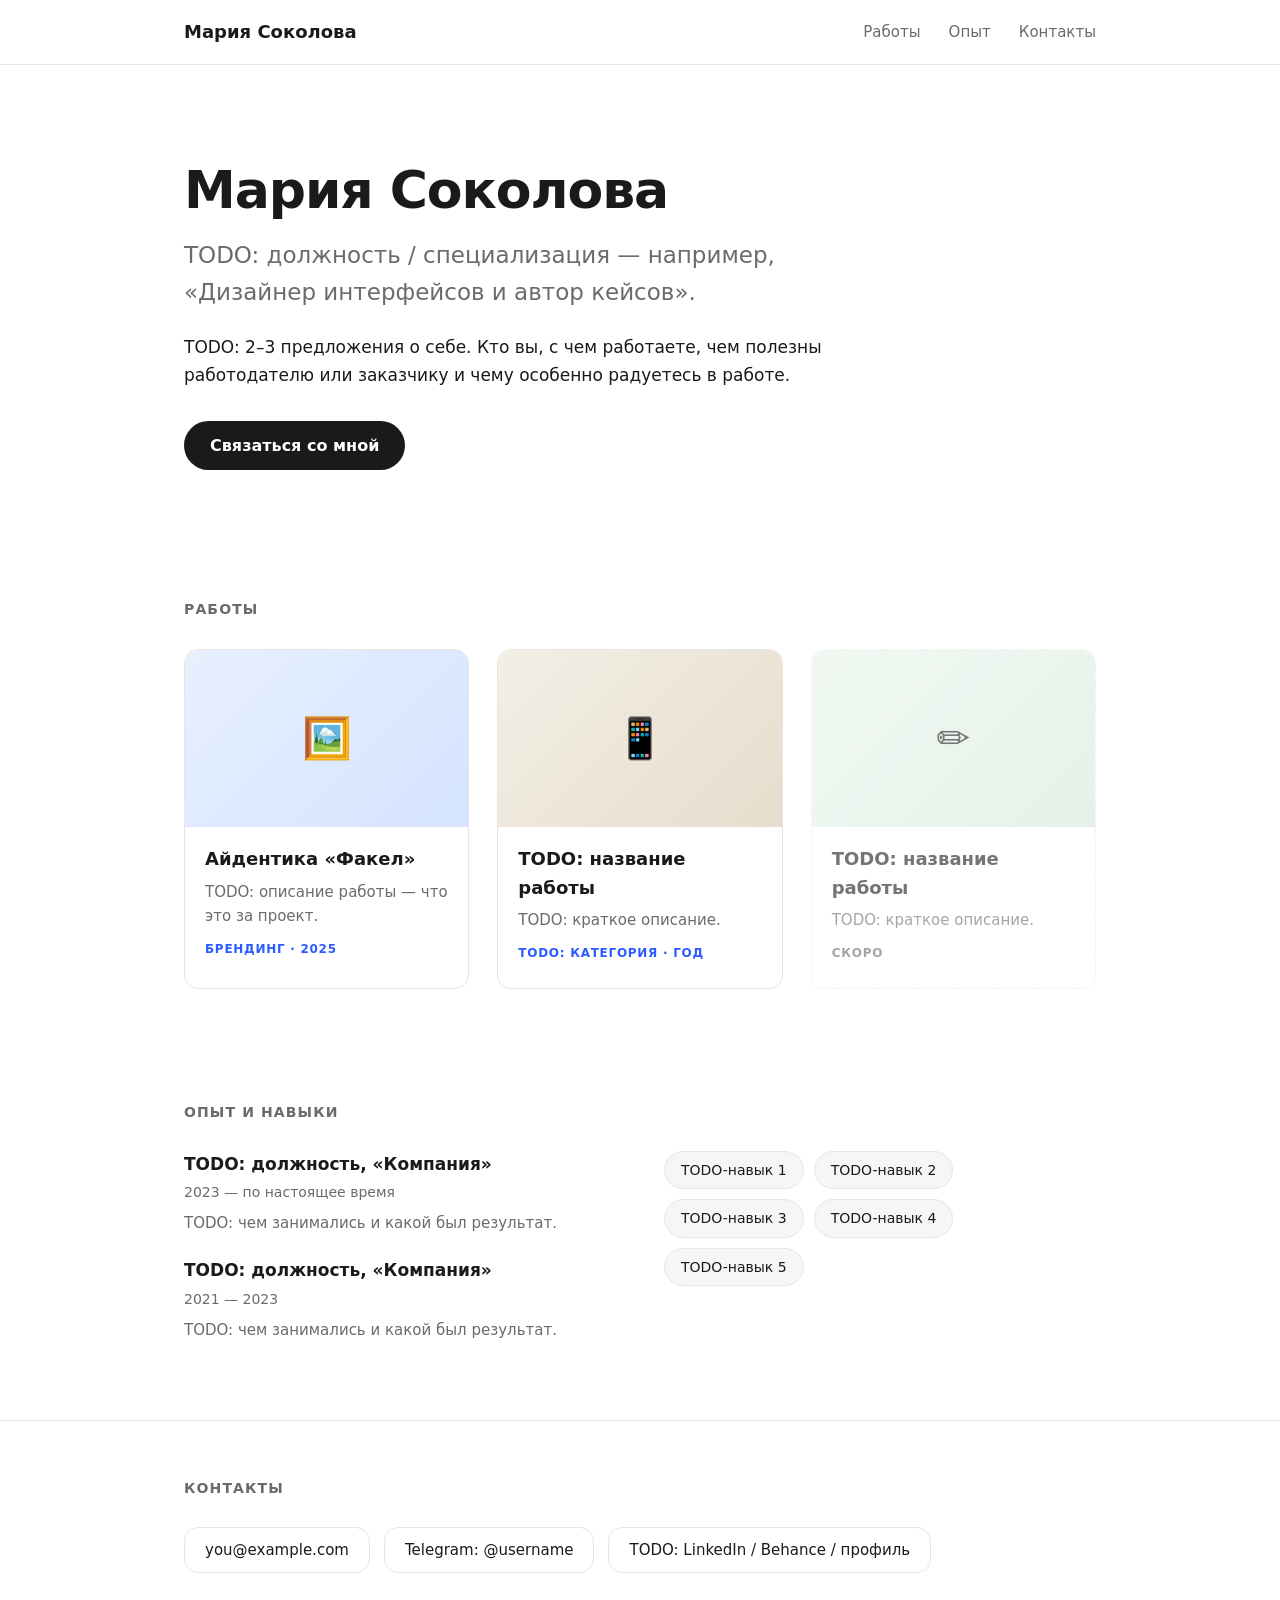
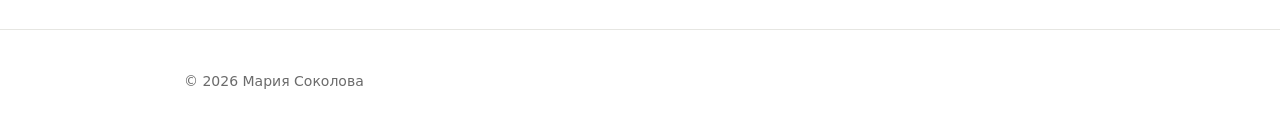
<file: index.html>
<!doctype html>
<html lang="ru">
<head>
  <meta charset="utf-8">
  <meta name="viewport" content="width=device-width, initial-scale=1">
  <title>Портфолио — Мария Соколова</title>
  <meta name="description" content="Портфолио: работы, кейсы и опыт.">
  <link rel="stylesheet" href="assets/style.css">
</head>
<body>

  <header class="site-header">
    <div class="container">
      <span class="site-title">Мария Соколова</span>
      <nav class="site-nav">
        <a href="#works">Работы</a>
        <a href="#experience">Опыт</a>
        <a href="#contacts">Контакты</a>
      </nav>
    </div>
  </header>

  <main>
    <section class="hero">
      <div class="container">
        <h1>Мария Соколова</h1>
        <p class="tagline">TODO: должность / специализация — например, «Дизайнер интерфейсов и автор кейсов».</p>
        <p class="about">
          TODO: 2–3 предложения о себе. Кто вы, с чем работаете,
          чем полезны работодателю или заказчику и чему особенно радуетесь в работе.
        </p>
        <a class="btn" href="#contacts">Связаться со мной</a>
      </div>
    </section>

    <section id="works">
      <div class="container">
        <h2 class="section-title">Работы</h2>
        <div class="works-grid">

          <!-- A finished case: opens its own page. Copy this block for each new case. -->
          <a class="work-card" href="works/identity-rebrand.html">
            <div class="work-media">🖼️</div>
            <div class="work-body">
              <h3>Айдентика «Факел»</h3>
              <p>TODO: описание работы — что это за проект.</p>
              <span class="work-meta">Брендинг · 2025</span>
            </div>
          </a>

          <a class="work-card" href="works/identity-rebrand.html">
            <div class="work-media">📱</div>
            <div class="work-body">
              <h3>TODO: название работы</h3>
              <p>TODO: краткое описание.</p>
              <span class="work-meta">TODO: категория · год</span>
            </div>
          </a>

          <!-- Work without its own page yet: dashed placeholder, no link. -->
          <div class="work-card placeholder">
            <div class="work-media">✏️</div>
            <div class="work-body">
              <h3>TODO: название работы</h3>
              <p>TODO: краткое описание.</p>
              <span class="work-meta">Скоро</span>
            </div>
          </div>

        </div>
      </div>
    </section>

    <section id="experience">
      <div class="container">
        <h2 class="section-title">Опыт и навыки</h2>
        <div class="exp-layout">
          <div>
            <div class="exp-item">
              <h3>TODO: должность, «Компания»</h3>
              <span class="period">2023 — по настоящее время</span>
              <p>TODO: чем занимались и какой был результат.</p>
            </div>
            <div class="exp-item">
              <h3>TODO: должность, «Компания»</h3>
              <span class="period">2021 — 2023</span>
              <p>TODO: чем занимались и какой был результат.</p>
            </div>
          </div>
          <ul class="skills">
            <li>TODO-навык 1</li>
            <li>TODO-навык 2</li>
            <li>TODO-навык 3</li>
            <li>TODO-навык 4</li>
            <li>TODO-навык 5</li>
          </ul>
        </div>
      </div>
    </section>

    <section id="contacts" class="contacts">
      <div class="container">
        <h2 class="section-title">Контакты</h2>
        <ul class="contact-list">
          <li><a href="mailto:you@example.com">you@example.com</a></li>
          <li><a href="https://t.me/username" target="_blank" rel="noopener">Telegram: @username</a></li>
          <li><a href="#" target="_blank" rel="noopener">TODO: LinkedIn / Behance / профиль</a></li>
        </ul>
      </div>
    </section>
  </main>

  <footer class="site-footer">
    <div class="container">© 2026 Мария Соколова</div>
  </footer>

</body>
</html>
</file>
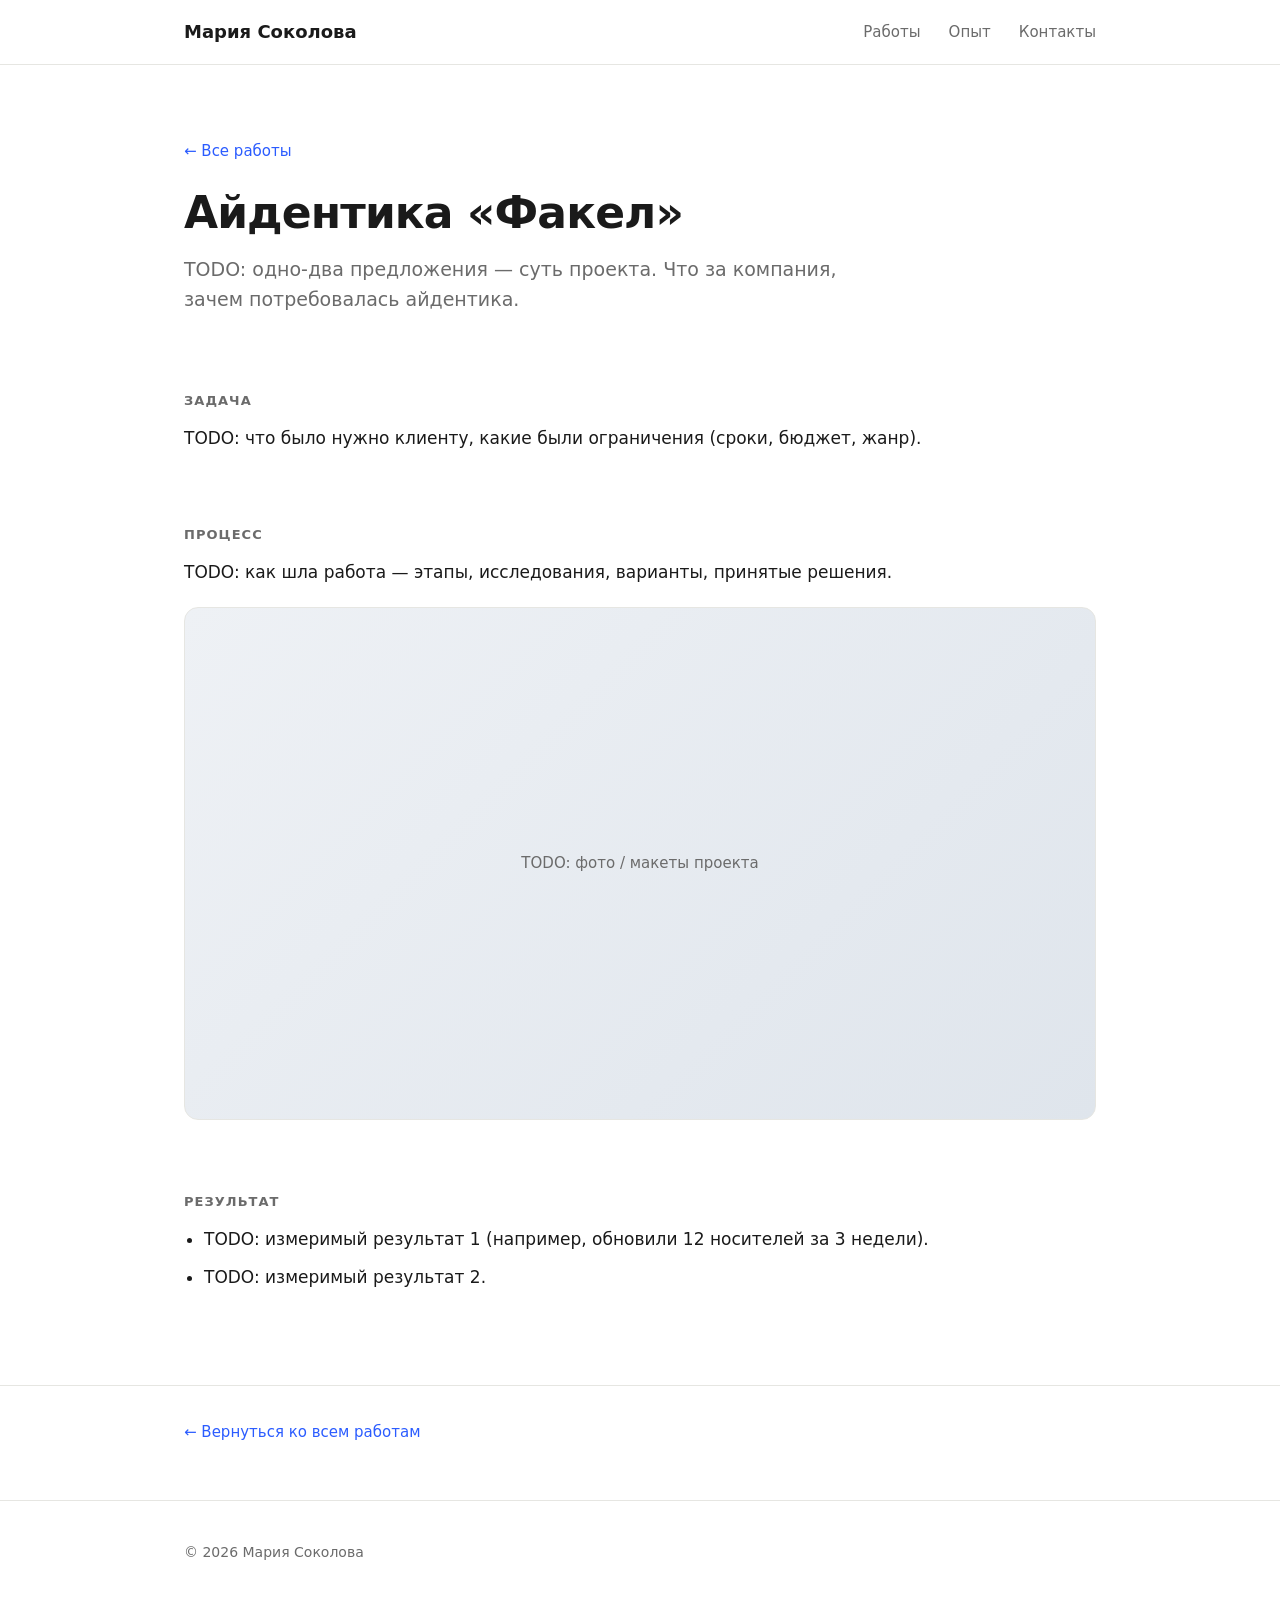
<file: works/identity-rebrand.html>
<!doctype html>
<html lang="ru">
<head>
  <meta charset="utf-8">
  <meta name="viewport" content="width=device-width, initial-scale=1">
  <title>Айдентика «Факел» — Портфолио Марии Соколовой</title>
  <meta name="description" content="Кейс: разработка айдентики для компании «Факел».">
  <link rel="stylesheet" href="../assets/style.css">
</head>
<body>

  <header class="site-header">
    <div class="container">
      <a class="site-title" href="../index.html">Мария Соколова</a>
      <nav class="site-nav">
        <a href="../index.html#works">Работы</a>
        <a href="../index.html#experience">Опыт</a>
        <a href="../index.html#contacts">Контакты</a>
      </nav>
    </div>
  </header>

  <main>
    <section class="case-hero">
      <div class="container">
        <a class="back-link" href="../index.html#works">← Все работы</a>
        <h1>Айдентика «Факел»</h1>
        <p class="lead">TODO: одно-два предложения — суть проекта. Что за компания, зачем потребовалась айдентика.</p>
      </div>
    </section>

    <section class="case-section">
      <div class="container">
        <h2>Задача</h2>
        <p>TODO: что было нужно клиенту, какие были ограничения (сроки, бюджет, жанр).</p>
      </div>
    </section>

    <section class="case-section">
      <div class="container">
        <h2>Процесс</h2>
        <p>TODO: как шла работа — этапы, исследования, варианты, принятые решения.</p>
        <div class="case-media" style="margin-top: 20px;">TODO: фото / макеты проекта</div>
      </div>
    </section>

    <section class="case-section">
      <div class="container">
        <h2>Результат</h2>
        <ul class="results-list">
          <li>TODO: измеримый результат 1 (например, обновили 12 носителей за 3 недели).</li>
          <li>TODO: измеримый результат 2.</li>
        </ul>
      </div>
    </section>

    <div class="case-nav">
      <div class="container">
        <a class="back-link" href="../index.html#works">← Вернуться ко всем работам</a>
      </div>
    </div>
  </main>

  <footer class="site-footer">
    <div class="container">© 2026 Мария Соколова</div>
  </footer>

</body>
</html>
</file>
<file: assets/style.css>
/* Portfolio — shared stylesheet (index page + case pages) */

:root {
  --bg: #ffffff;
  --surface: #f6f6f4;
  --text: #1a1a1a;
  --muted: #6b6b6b;
  --border: #e6e6e2;
  --accent: #2b5cff;
  --radius: 14px;
  --max-width: 960px;
}

* {
  margin: 0;
  padding: 0;
  box-sizing: border-box;
}

html {
  scroll-behavior: smooth;
}

body {
  font-family: "Inter", "Segoe UI", system-ui, -apple-system, sans-serif;
  background: var(--bg);
  color: var(--text);
  line-height: 1.6;
  font-size: 17px;
}

a {
  color: var(--accent);
  text-decoration: none;
}

a:hover {
  text-decoration: underline;
}

.container {
  max-width: var(--max-width);
  margin: 0 auto;
  padding: 0 24px;
}

/* ---------- Header ---------- */

.site-header {
  position: sticky;
  top: 0;
  z-index: 10;
  background: rgba(255, 255, 255, 0.85);
  backdrop-filter: blur(8px);
  border-bottom: 1px solid var(--border);
}

.site-header .container {
  display: flex;
  align-items: center;
  justify-content: space-between;
  height: 64px;
}

.site-title {
  font-weight: 700;
  font-size: 18px;
  color: var(--text);
}

.site-nav {
  display: flex;
  gap: 28px;
}

.site-nav a {
  color: var(--muted);
  font-size: 15px;
}

.site-nav a:hover {
  color: var(--text);
  text-decoration: none;
}

/* ---------- Hero ---------- */

.hero {
  padding: 96px 0 72px;
}

.hero h1 {
  font-size: clamp(34px, 6vw, 52px);
  line-height: 1.15;
  letter-spacing: -0.02em;
  font-weight: 700;
}

.hero .tagline {
  margin-top: 16px;
  font-size: clamp(19px, 3vw, 23px);
  color: var(--muted);
  max-width: 640px;
}

.hero .about {
  margin-top: 24px;
  max-width: 640px;
  color: var(--text);
}

.btn {
  display: inline-block;
  margin-top: 32px;
  padding: 12px 26px;
  border-radius: 999px;
  background: var(--text);
  color: #fff;
  font-weight: 600;
  font-size: 16px;
  transition: opacity 0.15s ease;
}

.btn:hover {
  opacity: 0.85;
  text-decoration: none;
}

/* ---------- Sections ---------- */

section {
  padding: 56px 0;
}

.section-title {
  font-size: 14px;
  font-weight: 600;
  text-transform: uppercase;
  letter-spacing: 0.08em;
  color: var(--muted);
  margin-bottom: 28px;
}

/* ---------- Works grid ---------- */

.works-grid {
  display: grid;
  grid-template-columns: repeat(auto-fill, minmax(280px, 1fr));
  gap: 28px;
}

.work-card {
  display: block;
  color: var(--text);
  border: 1px solid var(--border);
  border-radius: var(--radius);
  overflow: hidden;
  background: #fff;
  transition: transform 0.15s ease, box-shadow 0.15s ease;
}

.work-card:hover {
  text-decoration: none;
  transform: translateY(-3px);
  box-shadow: 0 10px 30px rgba(0, 0, 0, 0.07);
}

/* Placeholder media block while there are no real images yet */
.work-media {
  aspect-ratio: 16 / 10;
  display: flex;
  align-items: center;
  justify-content: center;
  font-size: 40px;
}

.work-card:nth-child(3n + 1) .work-media { background: linear-gradient(135deg, #e8f0ff, #d4e3ff); }
.work-card:nth-child(3n + 2) .work-media { background: linear-gradient(135deg, #f3efe6, #e6ddcc); }
.work-card:nth-child(3n)     .work-media { background: linear-gradient(135deg, #e9f5ec, #d5e9db); }

.work-body {
  padding: 18px 20px 22px;
}

.work-body h3 {
  font-size: 18px;
  font-weight: 600;
}

.work-body p {
  margin-top: 6px;
  font-size: 15px;
  color: var(--muted);
}

.work-meta {
  display: inline-block;
  margin-top: 12px;
  font-size: 12px;
  font-weight: 600;
  text-transform: uppercase;
  letter-spacing: 0.06em;
  color: var(--accent);
}

.work-card.placeholder {
  opacity: 0.6;
  border-style: dashed;
}

.work-card.placeholder .work-meta {
  color: var(--muted);
}

/* ---------- Experience & skills ---------- */

.exp-layout {
  display: grid;
  grid-template-columns: 1fr 1fr;
  gap: 48px;
}

@media (max-width: 720px) {
  .exp-layout {
    grid-template-columns: 1fr;
  }
}

.exp-item h3 {
  font-size: 17px;
  font-weight: 600;
}

.exp-item .period {
  font-size: 14px;
  color: var(--muted);
}

.exp-item p {
  margin: 6px 0 22px;
  font-size: 15px;
  color: var(--muted);
  max-width: 400px;
}

.skills {
  list-style: none;
  display: flex;
  flex-wrap: wrap;
  gap: 10px;
  align-content: flex-start;
}

.skills li {
  padding: 7px 16px;
  border: 1px solid var(--border);
  border-radius: 999px;
  font-size: 14px;
  background: var(--surface);
}

/* ---------- Contacts ---------- */

.contacts {
  border-top: 1px solid var(--border);
}

.contact-list {
  list-style: none;
  display: flex;
  flex-wrap: wrap;
  gap: 14px;
}

.contact-list a {
  display: inline-block;
  padding: 10px 20px;
  border: 1px solid var(--border);
  border-radius: var(--radius);
  font-size: 15px;
  color: var(--text);
  transition: background 0.15s ease;
}

.contact-list a:hover {
  background: var(--surface);
  text-decoration: none;
}

/* ---------- Footer ---------- */

.site-footer {
  padding: 40px 0;
  border-top: 1px solid var(--border);
  font-size: 14px;
  color: var(--muted);
}

/* ---------- Case page ---------- */

.case-hero {
  padding: 72px 0 40px;
}

.back-link {
  font-size: 15px;
  display: inline-block;
  margin-bottom: 24px;
}

.case-hero h1 {
  font-size: clamp(30px, 5vw, 44px);
  line-height: 1.2;
  letter-spacing: -0.02em;
}

.case-hero .lead {
  margin-top: 14px;
  font-size: 19px;
  color: var(--muted);
  max-width: 680px;
}

.case-section {
  padding: 36px 0;
}

.case-section h2 {
  font-size: 13px;
  font-weight: 600;
  text-transform: uppercase;
  letter-spacing: 0.08em;
  color: var(--muted);
  margin-bottom: 14px;
}

.case-media {
  border-radius: var(--radius);
  border: 1px solid var(--border);
  background: linear-gradient(135deg, #eef1f5, #dfe5ec);
  aspect-ratio: 16 / 9;
  display: flex;
  align-items: center;
  justify-content: center;
  color: var(--muted);
  font-size: 15px;
}

.results-list {
  margin: 0;
  padding-left: 20px;
}

.results-list li {
  margin-bottom: 10px;
}

.case-nav {
  margin-top: 48px;
  padding: 32px 0;
  border-top: 1px solid var(--border);
}
</file>
